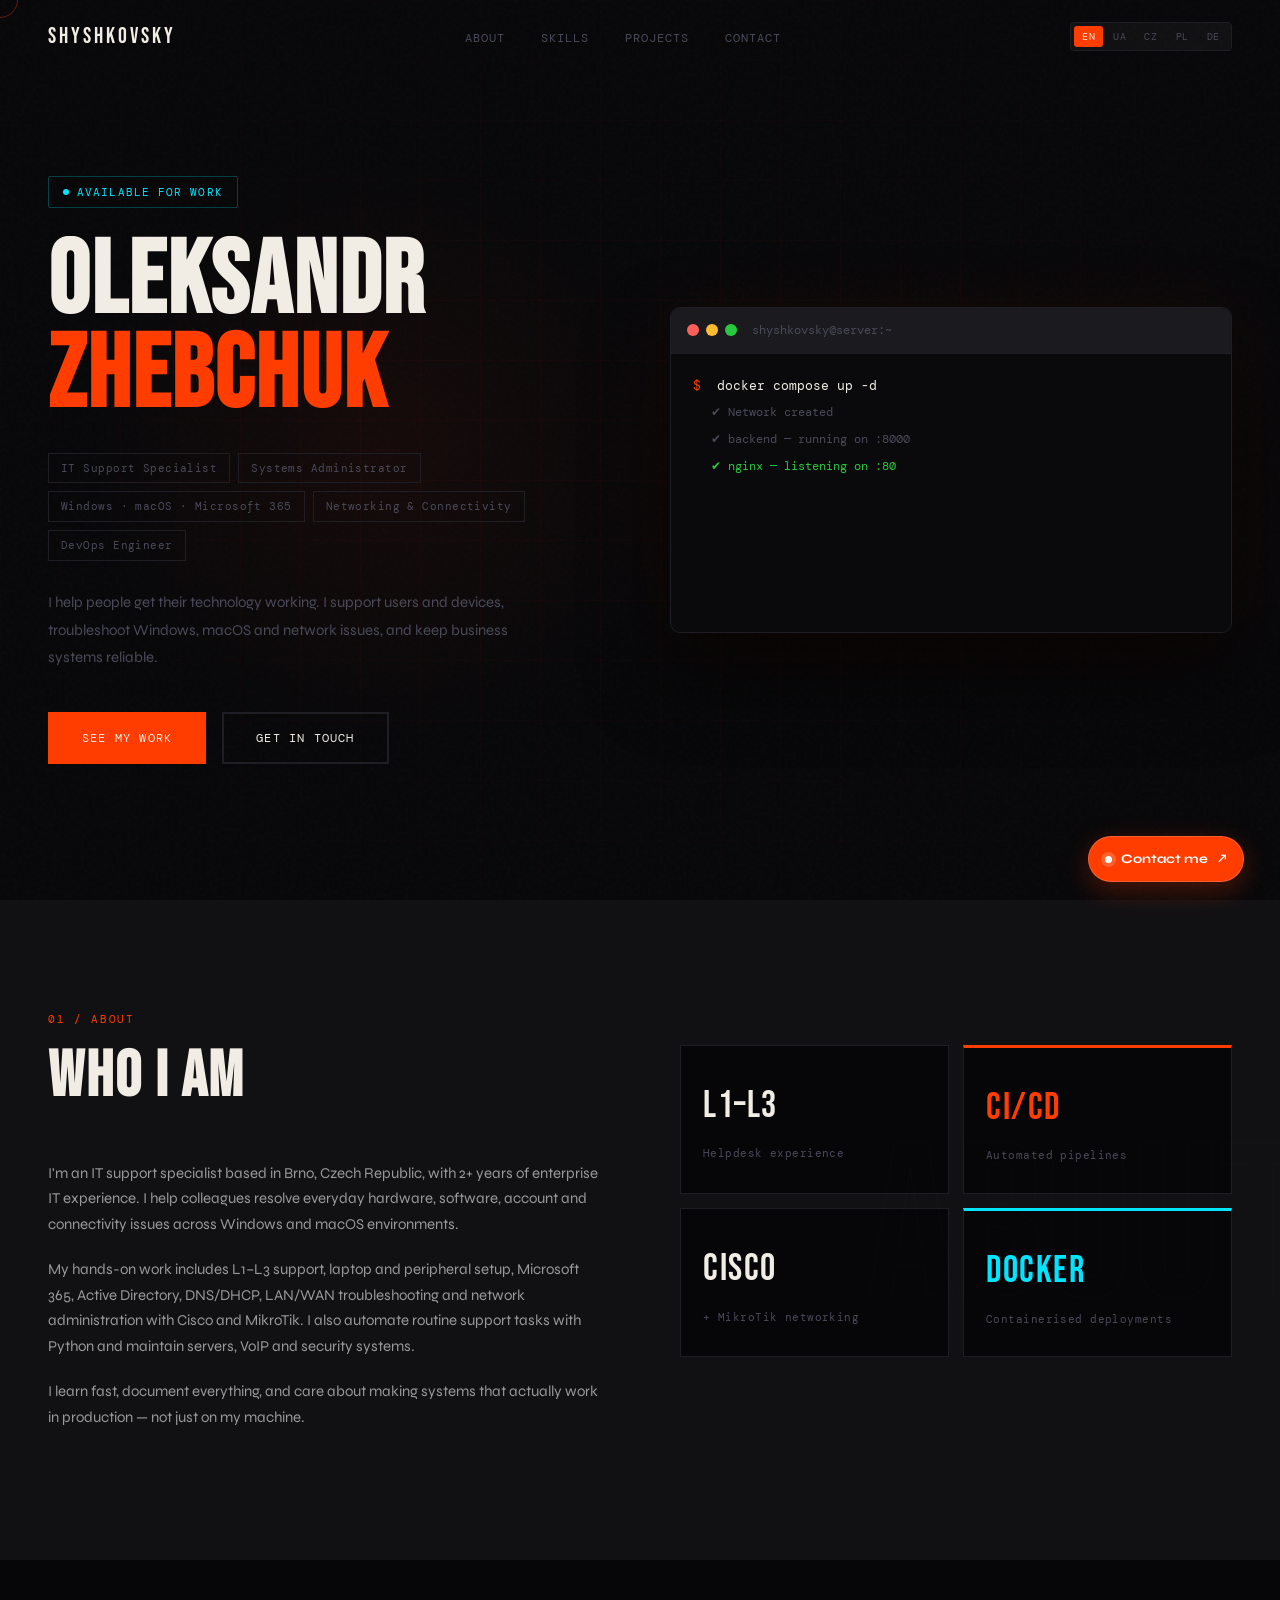
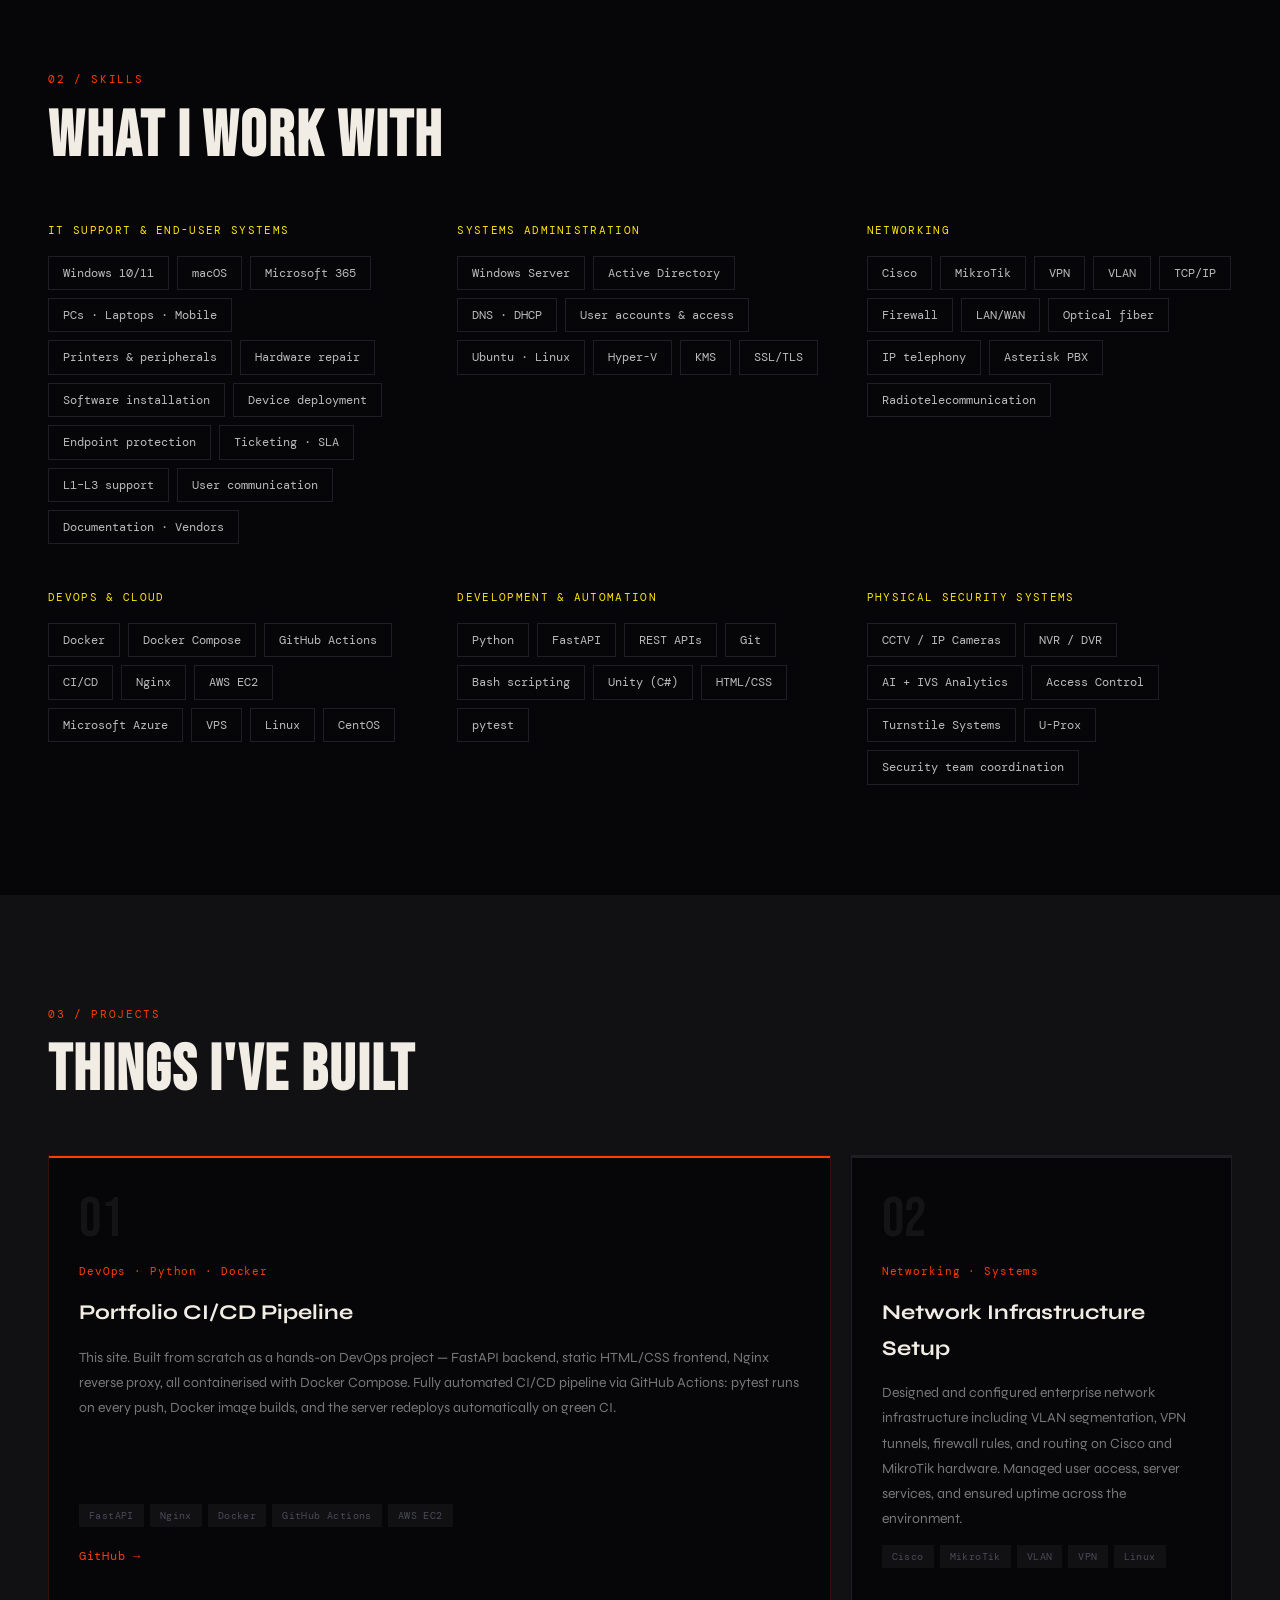
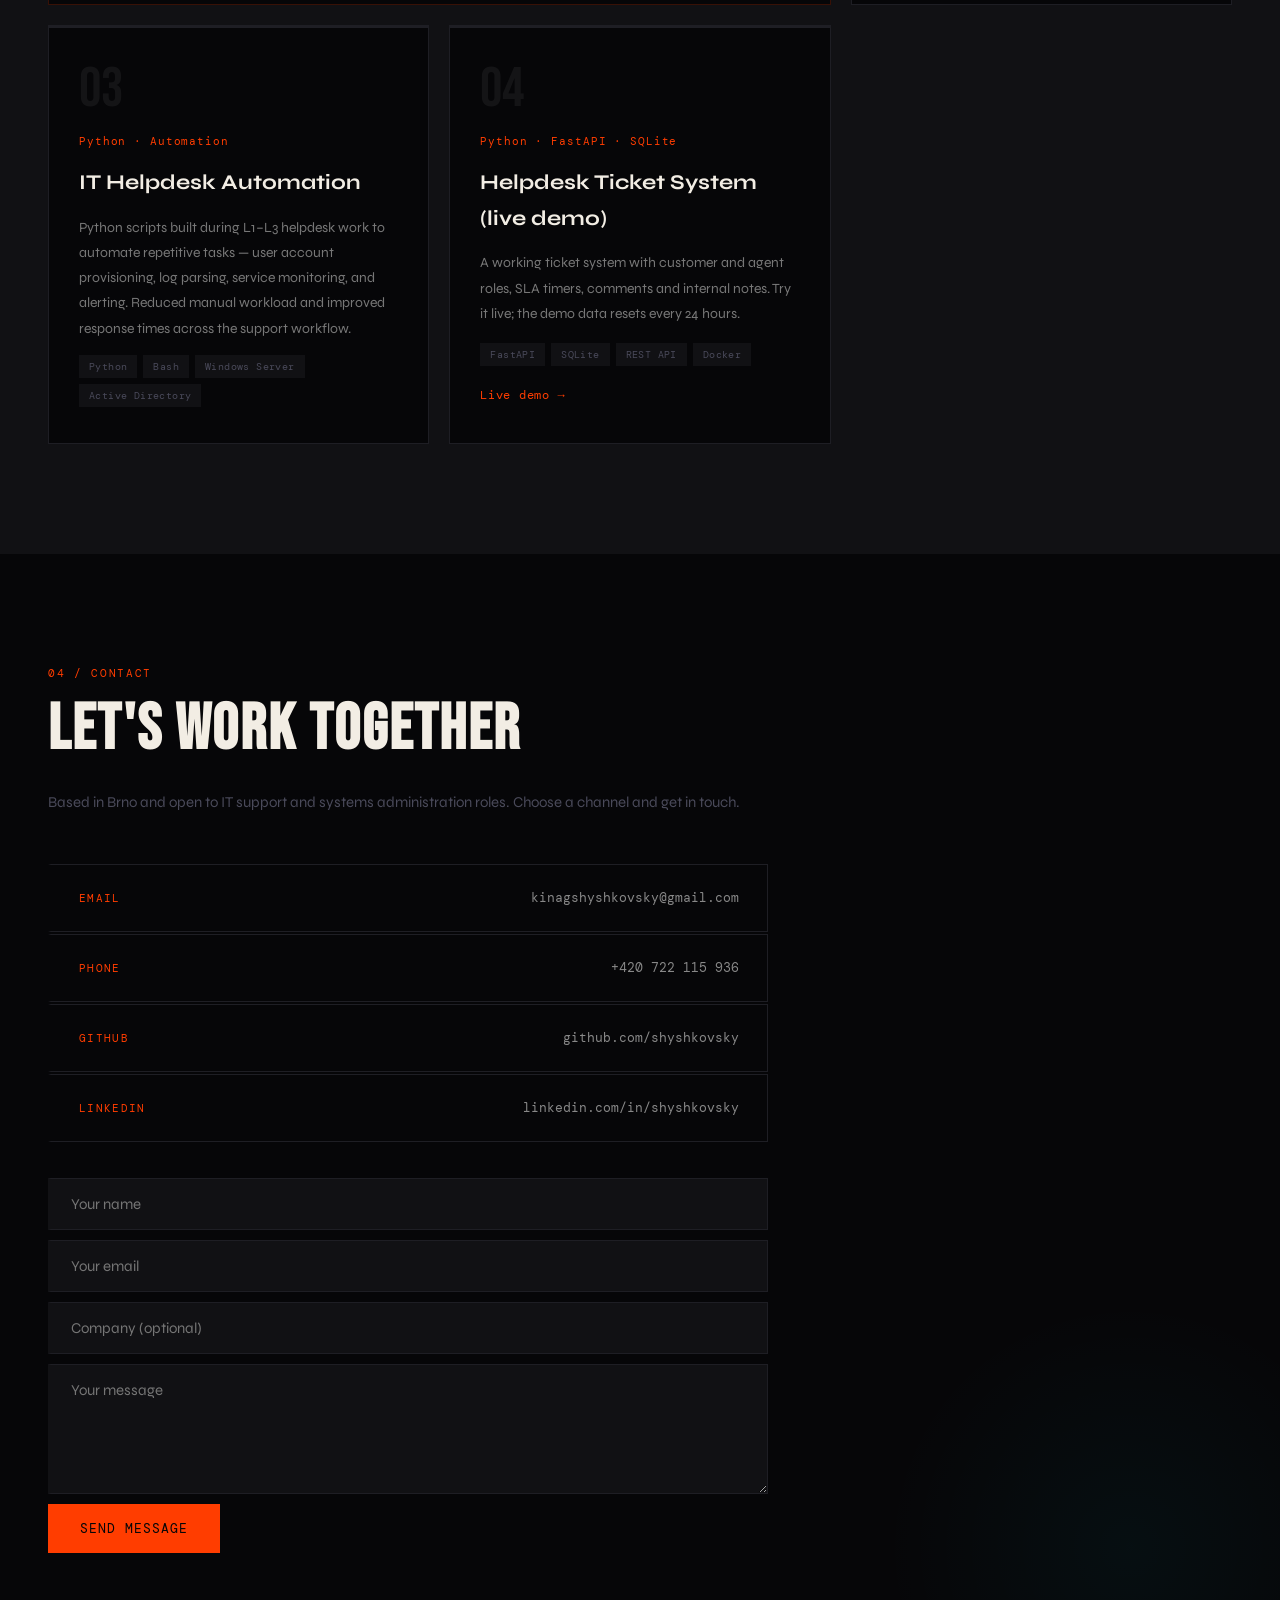
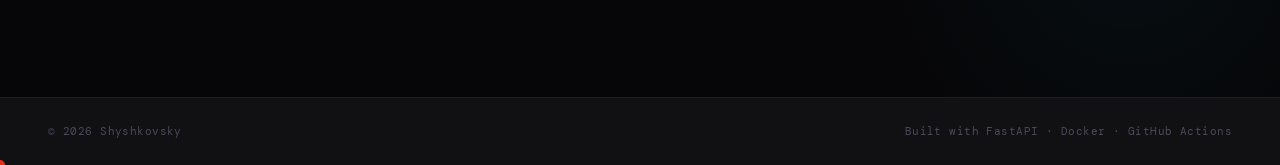
<file: frontend/index.html>
<!DOCTYPE html>
<html lang="en">
<head>
  <meta charset="UTF-8" />
  <meta name="viewport" content="width=device-width, initial-scale=1.0" />
  <title>Oleksandr Zhebchuk — IT Support & Systems Administration</title>
  <meta name="description" content="Oleksandr Zhebchuk is an IT Support Specialist in Czechia with enterprise L1–L3 support, Windows administration, hardware and network troubleshooting experience." />
  <meta name="theme-color" content="#060608" />
  <link rel="icon" href="data:image/svg+xml,<svg xmlns='http://www.w3.org/2000/svg' viewBox='0 0 100 100'><rect width='100' height='100' fill='%23060608'/><text x='50' y='73' font-size='64' font-family='Arial' font-weight='bold' fill='%23ff3d00' text-anchor='middle'>S</text></svg>">
	<!-- Google tag (gtag.js) -->
<script async src="https://www.googletagmanager.com/gtag/js?id=G-2QE5D7KJV2"></script>
<script>
  window.dataLayer = window.dataLayer || [];
  function gtag(){dataLayer.push(arguments);}
  gtag('js', new Date());

  gtag('config', 'G-2QE5D7KJV2');
</script>
  <link rel="preconnect" href="https://fonts.googleapis.com" />
  <link rel="preconnect" href="https://fonts.googleapis.com" />
  <link rel="preconnect" href="https://fonts.gstatic.com" crossorigin />
  <link href="https://fonts.googleapis.com/css2?family=Bebas+Neue&family=DM+Mono:wght@300;400;500&family=Syne:wght@400;500;600;700;800&display=swap" rel="stylesheet" />
  <link rel="stylesheet" href="style.css" />
</head>	
<body>

  <!-- NAV -->
  <nav class="nav" id="nav">
    <span class="nav-logo">Shyshkovsky</span>
    <ul class="nav-links">
      <li><a href="#about"   data-i18n="nav_about">About</a></li>
      <li><a href="#skills"  data-i18n="nav_skills">Skills</a></li>
      <li><a href="#projects" data-i18n="nav_projects">Projects</a></li>
      <li><a href="#contact" data-i18n="nav_contact">Contact</a></li>
    </ul>
    <div class="lang-switcher" id="langSwitcher">
      <button class="lang-btn active" data-lang="en">EN</button>
      <button class="lang-btn" data-lang="ua">UA</button>
      <button class="lang-btn" data-lang="cs">CZ</button>
      <button class="lang-btn" data-lang="pl">PL</button>
      <button class="lang-btn" data-lang="de">DE</button>
    </div>
    <button class="nav-burger" id="burger">☰</button>
  </nav>

  <!-- HERO -->
  <section class="hero" id="hero">
    <div class="hero-noise"></div>
    <div class="hero-grid-lines"></div>
    <div class="hero-content">
      <div class="hero-tag">
        <span class="pulse-dot"></span>
        <span data-i18n="hero_available">Available for work</span>
      </div>
      <h1 class="hero-name">
        <span class="line-reveal">Oleksandr</span>
        <span class="line-reveal delay-1"><em>Zhebchuk</em></span>
      </h1>
      <div class="hero-roles" id="heroRoles">
        <span class="role-pill" data-i18n="role_helpdesk">IT Support Specialist</span>
        <span class="role-pill" data-i18n="role_sysadmin">Systems Administrator</span>
        <span class="role-pill" data-i18n="role_python">Windows · macOS · Microsoft 365</span>
        <span class="role-pill" data-i18n="role_cyber">Networking & Connectivity</span>
        <span class="role-pill" data-i18n="role_devops">DevOps Engineer</span>
      </div>
      <p class="hero-desc" data-i18n="hero_desc">I help people get their technology working. I support users and devices, troubleshoot Windows, macOS and network issues, and keep business systems reliable.</p>
      <div class="hero-cta">
        <a href="#projects" class="btn-primary" data-i18n="hero_cta_work">See my work</a>
        <a href="#contact"  class="btn-ghost"   data-i18n="hero_cta_contact">Get in touch</a>
      </div>
    </div>
    <div class="hero-terminal" id="terminal">
      <div class="terminal-bar">
        <span class="t-dot red"></span><span class="t-dot yellow"></span><span class="t-dot green"></span>
        <span class="t-title">shyshkovsky@server:~</span>
      </div>
      <div class="terminal-body" id="termBody"></div>
    </div>
  </section>

  <!-- ABOUT -->
  <section class="about reveal-section" id="about">
    <div class="section-label">01 / <span data-i18n="nav_about">About</span></div>
    <div class="about-grid">
      <div class="about-left reveal-child">
        <h2 class="section-title" data-i18n="about_title">Who I am</h2>
        <p data-i18n="about_p1">I'm a systems-minded engineer based in Czech Republic with hands-on experience across the full IT stack — from plugging in network cables to writing Python automation scripts and deploying containerised applications.</p>
        <p data-i18n="about_p2">My background spans IT helpdesk (L1–L3), network administration with Cisco and MikroTik, VPN and VLAN configuration, server and user service management, and cybersecurity fundamentals. More recently I've been pushing into DevOps — building CI/CD pipelines, working with Docker, and getting comfortable with cloud infrastructure.</p>
        <p data-i18n="about_p3">I learn fast, document everything, and care about making systems that actually work in production — not just on my machine.</p>
      </div>
      <div class="about-right reveal-child delay-2">
        <div class="stat-card"><div class="stat-num">L1–L3</div><div class="stat-label" data-i18n="stat_helpdesk">Helpdesk experience</div></div>
        <div class="stat-card accent"><div class="stat-num">CI/CD</div><div class="stat-label" data-i18n="stat_cicd">Automated pipelines</div></div>
        <div class="stat-card"><div class="stat-num">Cisco</div><div class="stat-label" data-i18n="stat_cisco">+ MikroTik networking</div></div>
        <div class="stat-card accent2"><div class="stat-num">Docker</div><div class="stat-label" data-i18n="stat_docker">Containerised deployments</div></div>
      </div>
    </div>
  </section>

  <!-- SKILLS -->
  <section class="skills reveal-section" id="skills">
    <div class="section-label">02 / <span data-i18n="nav_skills">Skills</span></div>
    <h2 class="section-title reveal-child" data-i18n="skills_title">What I work with</h2>
    <div class="skills-grid">
      <div class="skill-group reveal-child">
        <div class="skill-group-title" data-i18n="skills_support">IT Support & End-User Systems</div>
        <div class="skill-tags">
          <span class="stag">Windows 10/11</span><span class="stag">macOS</span>
          <span class="stag">Microsoft 365</span><span class="stag">PCs · Laptops · Mobile</span>
          <span class="stag">Printers & peripherals</span><span class="stag">Hardware repair</span>
          <span class="stag">Software installation</span><span class="stag">Device deployment</span>
          <span class="stag">Endpoint protection</span><span class="stag">Ticketing · SLA</span>
          <span class="stag">L1–L3 support</span><span class="stag">User communication</span>
          <span class="stag">Documentation · Vendors</span>
        </div>
      </div>
      <div class="skill-group reveal-child delay-1">
        <div class="skill-group-title" data-i18n="skills_sys">Systems Administration</div>
        <div class="skill-tags">
          <span class="stag">Windows Server</span><span class="stag">Active Directory</span>
          <span class="stag">DNS · DHCP</span><span class="stag">User accounts & access</span>
          <span class="stag">Ubuntu · Linux</span><span class="stag">Hyper-V</span>
          <span class="stag">KMS</span><span class="stag">SSL/TLS</span>
        </div>
      </div>
      <div class="skill-group reveal-child delay-2">
        <div class="skill-group-title" data-i18n="skills_network">Networking</div>
        <div class="skill-tags">
          <span class="stag">Cisco</span><span class="stag">MikroTik</span>
          <span class="stag">VPN</span><span class="stag">VLAN</span>
          <span class="stag">TCP/IP</span><span class="stag">Firewall</span>
          <span class="stag">LAN/WAN</span><span class="stag">Optical fiber</span>
          <span class="stag">IP telephony</span><span class="stag">Asterisk PBX</span>
          <span class="stag">Radiotelecommunication</span>
        </div>
      </div>
      <div class="skill-group reveal-child delay-3">
        <div class="skill-group-title" data-i18n="skills_devops">DevOps & Cloud</div>
        <div class="skill-tags">
          <span class="stag">Docker</span><span class="stag">Docker Compose</span>
          <span class="stag">GitHub Actions</span><span class="stag">CI/CD</span>
          <span class="stag">Nginx</span><span class="stag">AWS EC2</span>
          <span class="stag">Microsoft Azure</span><span class="stag">VPS</span>
          <span class="stag">Linux</span><span class="stag">CentOS</span>
        </div>
      </div>
      <div class="skill-group reveal-child delay-1">
        <div class="skill-group-title" data-i18n="skills_dev">Development & Automation</div>
        <div class="skill-tags">
          <span class="stag">Python</span><span class="stag">FastAPI</span>
          <span class="stag">REST APIs</span><span class="stag">Git</span>
          <span class="stag">Bash scripting</span><span class="stag">Unity (C#)</span>
          <span class="stag">HTML/CSS</span><span class="stag">pytest</span>
        </div>
      </div>
      <div class="skill-group reveal-child delay-2">
        <div class="skill-group-title" data-i18n="skills_security">Physical Security Systems</div>
        <div class="skill-tags">
          <span class="stag">CCTV / IP Cameras</span><span class="stag">NVR / DVR</span>
          <span class="stag">AI + IVS Analytics</span><span class="stag">Access Control</span>
          <span class="stag">Turnstile Systems</span><span class="stag">U-Prox</span>
          <span class="stag">Security team coordination</span>
        </div>
      </div>
    </div>
  </section>

  <!-- PROJECTS -->
  <section class="projects reveal-section" id="projects">
    <div class="section-label">03 / <span data-i18n="nav_projects">Projects</span></div>
    <h2 class="section-title reveal-child" data-i18n="projects_title">Things I've built</h2>
    <div class="projects-grid">
      <div class="project-card featured reveal-child">
        <div class="project-num">01</div>
        <div class="project-tag" data-i18n="proj1_tag">DevOps · Python · Docker</div>
        <h3 data-i18n="proj1_title">Portfolio CI/CD Pipeline</h3>
        <p data-i18n="proj1_desc">This site. Built from scratch as a hands-on DevOps project — FastAPI backend, static HTML/CSS frontend, Nginx reverse proxy, all containerised with Docker Compose. Fully automated CI/CD pipeline via GitHub Actions: pytest runs on every push, Docker image builds, and the server redeploys automatically on green CI.</p>
        <div class="project-stack">
          <span>FastAPI</span><span>Nginx</span><span>Docker</span><span>GitHub Actions</span><span>AWS EC2</span>
        </div>
        <div class="project-links">
          <a href="https://github.com/shyshkovsky/devops" target="_blank" rel="noopener noreferrer" class="plink" data-i18n="proj_github">GitHub →</a>
        </div>
      </div>
      <div class="project-card reveal-child delay-1">
        <div class="project-num">02</div>
        <div class="project-tag" data-i18n="proj2_tag">Networking · Systems</div>
        <h3 data-i18n="proj2_title">Network Infrastructure Setup</h3>
        <p data-i18n="proj2_desc">Designed and configured enterprise network infrastructure including VLAN segmentation, VPN tunnels, firewall rules, and routing on Cisco and MikroTik hardware. Managed user access, server services, and ensured uptime across the environment.</p>
        <div class="project-stack">
          <span>Cisco</span><span>MikroTik</span><span>VLAN</span><span>VPN</span><span>Linux</span>
        </div>
      </div>
      <div class="project-card reveal-child delay-2">
        <div class="project-num">03</div>
        <div class="project-tag" data-i18n="proj3_tag">Python · Automation</div>
        <h3 data-i18n="proj3_title">IT Helpdesk Automation</h3>
        <p data-i18n="proj3_desc">Python scripts built during L1–L3 helpdesk work to automate repetitive tasks — user account provisioning, log parsing, service monitoring, and alerting. Reduced manual workload and improved response times across the support workflow.</p>
        <div class="project-stack">
          <span>Python</span><span>Bash</span><span>Windows Server</span><span>Active Directory</span>
        </div>
      </div>
      <div class="project-card reveal-child delay-3">
        <div class="project-num">04</div>
        <div class="project-tag" data-i18n="proj4_tag">Python · FastAPI · SQLite</div>
        <h3 data-i18n="proj4_title">Helpdesk Ticket System (live demo)</h3>
        <p data-i18n="proj4_desc">A working ticket system with customer and agent roles, SLA timers, comments and internal notes. Try it live; the demo data resets every 24 hours.</p>
        <div class="project-stack">
          <span>FastAPI</span><span>SQLite</span><span>REST API</span><span>Docker</span>
        </div>
        <div class="project-links">
          <a href="#" id="ticketDemoLink" target="_blank" rel="noopener noreferrer" class="plink" data-i18n="proj_demo">Live demo →</a>
        </div>
      </div>
    </div>
  </section>

  <!-- CONTACT -->
  <section class="contact reveal-section" id="contact">
    <div class="section-label">04 / <span data-i18n="nav_contact">Contact</span></div>
    <div class="contact-inner">
      <h2 class="section-title reveal-child" data-i18n="contact_title">Let's work together</h2>
      <p class="contact-sub reveal-child delay-1" data-i18n="contact_sub">Open to DevOps, sysadmin, or Python developer roles. Drop me a message.</p>
      <div class="contact-links reveal-child delay-2">
        <a href="mailto:kinagshyshkovsky@gmail.com" class="contact-item">
          <span class="ci-label">Email</span>
          <span class="ci-val">kinagshyshkovsky@gmail.com</span>
        </a>
        <a href="tel:+420722115936" class="contact-item">
          <span class="ci-label" data-i18n="contact_phone">Phone</span>
          <span class="ci-val">+420 722 115 936</span>
        </a>
        <a href="https://github.com/shyshkovsky" target="_blank" class="contact-item">
          <span class="ci-label">GitHub</span>
          <span class="ci-val">github.com/shyshkovsky</span>
        </a>
        <a href="https://www.linkedin.com/in/shyshkovsky/" target="_blank" rel="noopener noreferrer" class="contact-item">
          <span class="ci-label">LinkedIn</span>
          <span class="ci-val">linkedin.com/in/shyshkovsky</span>
        </a>
      </div>
      <form class="contact-form reveal-child delay-2" id="contactForm" novalidate>
        <input type="text" name="name" maxlength="100" required autocomplete="name">
        <input type="email" name="email" maxlength="254" required autocomplete="email">
        <input type="text" name="company" maxlength="120" autocomplete="organization">
        <textarea name="message" rows="5" minlength="5" maxlength="4000" required></textarea>
        <input type="text" name="website" class="hp" tabindex="-1" autocomplete="off" aria-hidden="true">
        <button type="submit" class="contact-submit"></button>
        <p class="contact-form-status" id="contactStatus" role="status" aria-live="polite"></p>
      </form>
    </div>
  </section>

  <div class="contact-widget" id="contactWidget">
    <div class="contact-popover" id="contactPopover" hidden>
      <p class="contact-popover-title" data-i18n="contact_choose">Choose a channel</p>
      <a class="contact-option" href="mailto:kinagshyshkovsky@gmail.com">
        <span class="contact-option-icon" aria-hidden="true">@</span>
        <span><strong>Email</strong><small>kinagshyshkovsky@gmail.com</small></span>
        <span class="contact-option-arrow" aria-hidden="true">↗</span>
      </a>
      <a class="contact-option" href="tel:+420722115936">
        <span class="contact-option-icon" aria-hidden="true">☎</span>
        <span><strong data-i18n="contact_phone">Phone</strong><small>+420 722 115 936</small></span>
        <span class="contact-option-arrow" aria-hidden="true">↗</span>
      </a>
      <a class="contact-option" href="https://www.linkedin.com/in/shyshkovsky/" target="_blank" rel="noopener noreferrer">
        <span class="contact-option-icon" aria-hidden="true">in</span>
        <span><strong>LinkedIn</strong><small>linkedin.com/in/shyshkovsky</small></span>
        <span class="contact-option-arrow" aria-hidden="true">↗</span>
      </a>
      <a class="contact-option" href="https://github.com/shyshkovsky" target="_blank" rel="noopener noreferrer">
        <span class="contact-option-icon" aria-hidden="true">&lt;/&gt;</span>
        <span><strong>GitHub</strong><small>github.com/shyshkovsky</small></span>
        <span class="contact-option-arrow" aria-hidden="true">↗</span>
      </a>
    </div>
    <button class="contact-fab" id="contactFab" type="button" aria-expanded="false" aria-controls="contactPopover">
      <span class="contact-fab-dot" aria-hidden="true"></span>
      <span data-i18n="contact_fab">Contact me</span>
      <span class="contact-fab-arrow" aria-hidden="true">↗</span>
    </button>
  </div>

  <footer class="footer">
    <span>© 2026 Shyshkovsky</span>
    <span data-i18n="footer_built">Built with FastAPI · Docker · GitHub Actions</span>
  </footer>

  <script src="main.js"></script>
  <script src="contact-form.js"></script>
</body>
</html>
</file>
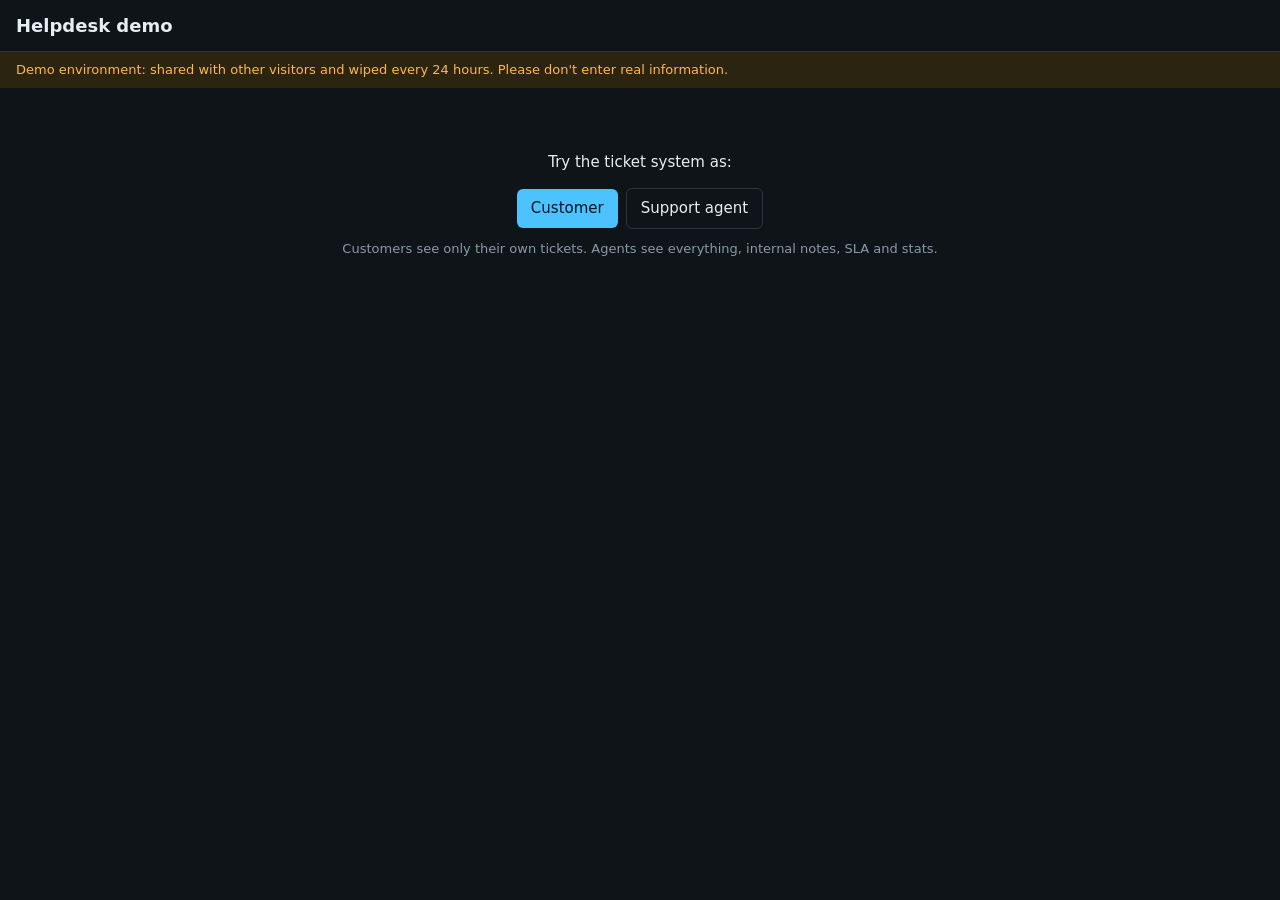
<file: ticket-demo/app/static/index.html>
<!doctype html>
<html lang="en">
<head>
<meta charset="utf-8">
<meta name="viewport" content="width=device-width,initial-scale=1">
<title>Helpdesk Demo</title>
<style>
  :root { --bg:#0f1419; --panel:#182028; --line:#2a3642; --text:#e6edf3; --muted:#8b98a5; --accent:#4cc2ff; --bad:#ff6b6b; --ok:#4cd98a; --warn:#ffb84c; }
  * { box-sizing:border-box; }
  body { margin:0; font:15px/1.5 system-ui,sans-serif; background:var(--bg); color:var(--text); }
  header { display:flex; align-items:center; gap:12px; padding:12px 16px; border-bottom:1px solid var(--line); }
  header h1 { font-size:18px; margin:0; flex:1; }
  .banner { background:#2a2410; color:var(--warn); padding:8px 16px; font-size:13px; }
  main { max-width:1100px; margin:0 auto; padding:16px; }
  button { background:var(--accent); color:#04141f; border:0; border-radius:6px; padding:8px 14px; font:inherit; cursor:pointer; }
  button.ghost { background:transparent; color:var(--text); border:1px solid var(--line); }
  input,textarea,select { width:100%; background:var(--panel); color:var(--text); border:1px solid var(--line); border-radius:6px; padding:8px; font:inherit; }
  textarea { min-height:80px; resize:vertical; }
  .grid { display:grid; grid-template-columns:1fr; gap:16px; }
  @media (min-width:860px) { .grid { grid-template-columns:1.1fr 1fr; } }
  .card { background:var(--panel); border:1px solid var(--line); border-radius:10px; padding:14px; }
  .row { display:flex; gap:8px; align-items:center; flex-wrap:wrap; }
  .ticket { padding:10px; border-bottom:1px solid var(--line); cursor:pointer; }
  .ticket:hover { background:#1d2731; }
  .ticket:last-child { border-bottom:0; }
  .tag { font-size:12px; padding:1px 8px; border-radius:99px; border:1px solid var(--line); color:var(--muted); }
  .tag.urgent,.tag.overdue { color:var(--bad); border-color:var(--bad); }
  .tag.high { color:var(--warn); border-color:var(--warn); }
  .tag.resolved,.tag.closed { color:var(--ok); border-color:var(--ok); }
  .muted { color:var(--muted); font-size:13px; }
  .comment { border-left:3px solid var(--line); padding:4px 10px; margin:8px 0; white-space:pre-wrap; }
  .comment.internal { border-color:var(--warn); background:#241f10; }
  .stats { display:flex; gap:10px; flex-wrap:wrap; margin-bottom:12px; }
  .stat { background:var(--panel); border:1px solid var(--line); border-radius:8px; padding:8px 14px; }
  .stat b { display:block; font-size:20px; }
  .center { text-align:center; padding:48px 0; }
  .space > * + * { margin-top:10px; }
  [hidden] { display:none !important; }
</style>
</head>
<body>
<header>
  <h1>Helpdesk demo</h1>
  <span id="who" class="muted"></span>
  <button id="logout" class="ghost" hidden>Log out</button>
</header>
<div class="banner">Demo environment: shared with other visitors and wiped every 24 hours. Please don't enter real information.</div>

<main id="login" class="center space">
  <p>Try the ticket system as:</p>
  <div class="row" style="justify-content:center">
    <button id="as-customer">Customer</button>
    <button id="as-agent" class="ghost">Support agent</button>
  </div>
  <p class="muted">Customers see only their own tickets. Agents see everything, internal notes, SLA and stats.</p>
</main>

<main id="app" hidden>
  <div id="stats" class="stats" hidden></div>
  <div class="grid">
    <section class="card">
      <div class="row" style="margin-bottom:8px">
        <strong style="flex:1">Tickets</strong>
        <select id="filter" style="width:auto">
          <option value="">All</option><option value="open">Open</option>
          <option value="in_progress">In progress</option><option value="resolved">Resolved</option>
          <option value="closed">Closed</option>
        </select>
      </div>
      <div id="list"></div>
      <hr style="border-color:var(--line)">
      <form id="new" class="space">
        <strong>New ticket</strong>
        <input id="n-title" placeholder="Title" maxlength="120" required>
        <textarea id="n-desc" placeholder="Describe the problem" maxlength="2000" required></textarea>
        <div class="row">
          <select id="n-prio" style="width:auto">
            <option value="low">Low</option><option value="normal" selected>Normal</option>
            <option value="high">High</option><option value="urgent">Urgent</option>
          </select>
          <button type="submit">Create</button>
        </div>
      </form>
    </section>
    <section class="card" id="detail"><p class="muted">Select a ticket.</p></section>
  </div>
  <p id="msg" class="muted" role="status"></p>
</main>

<script>
const $ = (id) => document.getElementById(id);
let token = null, me = null, current = null;

function el(tag, text, cls) {           // textContent only: user input is never parsed as HTML
  const n = document.createElement(tag);
  if (text !== undefined) n.textContent = text;
  if (cls) n.className = cls;
  return n;
}
const tag = (t, cls) => el('span', t.replace('_', ' '), 'tag ' + (cls || t));
const fmt = (s) => new Date(s).toLocaleString();

async function api(path, opts = {}) {
  const r = await fetch(path, {
    ...opts,
    headers: { 'Content-Type': 'application/json', ...(token ? { Authorization: 'Bearer ' + token } : {}) },
    body: opts.body ? JSON.stringify(opts.body) : undefined,
  });
  if (r.status === 401) { logout(); throw new Error('Session expired, please log in again'); }
  if (!r.ok) {
    let d = ''; try { d = (await r.json()).detail; } catch {}
    throw new Error(typeof d === 'string' && d ? d : 'Request failed (' + r.status + ')');
  }
  return r.json();
}
const say = (t) => { $('msg').textContent = t || ''; };

async function login(role) {
  try {
    const d = await api('/api/login', { method: 'POST', body: { role } });
    token = d.token; me = d;
    $('who').textContent = d.name + ' (' + d.role + ')';
    $('login').hidden = true; $('app').hidden = false; $('logout').hidden = false;
    await refresh();
  } catch (e) { alert(e.message); }
}
function logout() {
  token = me = current = null;
  $('login').hidden = false; $('app').hidden = true; $('logout').hidden = true;
  $('who').textContent = ''; $('detail').replaceChildren(el('p', 'Select a ticket.', 'muted'));
}

async function refresh() {
  try {
    const q = $('filter').value ? '?status=' + $('filter').value : '';
    const tickets = await api('/api/tickets' + q);
    const list = $('list'); list.replaceChildren();
    if (!tickets.length) list.append(el('p', 'No tickets.', 'muted'));
    for (const t of tickets) {
      const row = el('div', undefined, 'ticket');
      const top = el('div', undefined, 'row');
      top.append(el('strong', '#' + t.id + ' ' + t.title), tag(t.status), tag(t.priority));
      if (t.overdue) top.append(tag('overdue'));
      row.append(top, el('div', t.created_by_name + ' · ' + fmt(t.created_at), 'muted'));
      row.onclick = () => openTicket(t.id);
      list.append(row);
    }
    if (me.role === 'agent') {
      const s = await api('/api/stats');
      const box = $('stats'); box.hidden = false; box.replaceChildren();
      const add = (label, n) => { const d = el('div', undefined, 'stat'); d.append(el('b', String(n)), el('span', label, 'muted')); box.append(d); };
      for (const [k, v] of Object.entries(s.by_status)) add(k.replace('_', ' '), v);
      add('overdue (SLA)', s.overdue);
    }
  } catch (e) { say(e.message); }
}

async function openTicket(id) {
  try {
    const t = await api('/api/tickets/' + id); current = id;
    const box = $('detail'); box.replaceChildren();
    const head = el('div', undefined, 'row');
    head.append(el('strong', '#' + t.id + ' ' + t.title), tag(t.status), tag(t.priority));
    if (t.overdue) head.append(tag('overdue'));
    box.append(head,
      el('p', t.description, 'comment'),
      el('div', 'By ' + t.created_by_name + ' · due ' + fmt(t.due_at) + ' · assignee: ' + (t.assignee || 'unassigned'), 'muted'));

    if (me.role === 'agent') {
      const ctl = el('div', undefined, 'row'); ctl.style.margin = '10px 0';
      const st = el('select'); for (const s of ['open', 'in_progress', 'resolved', 'closed']) { const o = el('option', s.replace('_', ' ')); o.value = s; st.append(o); } st.value = t.status;
      const pr = el('select'); for (const p of ['low', 'normal', 'high', 'urgent']) { const o = el('option', p); o.value = p; pr.append(o); } pr.value = t.priority;
      const take = el('button', 'Assign to me', 'ghost');
      st.style.width = pr.style.width = 'auto';
      const patch = (b) => api('/api/tickets/' + id, { method: 'PATCH', body: b }).then(() => { refresh(); openTicket(id); }).catch((e) => say(e.message));
      st.onchange = () => patch({ status: st.value });
      pr.onchange = () => patch({ priority: pr.value });
      take.onclick = () => patch({ assign_to_me: true });
      ctl.append(st, pr, take); box.append(ctl);
    }

    box.append(el('strong', 'Comments'));
    if (!t.comments.length) box.append(el('p', 'No comments yet.', 'muted'));
    for (const c of t.comments) {
      const d = el('div', undefined, 'comment' + (c.internal ? ' internal' : ''));
      d.append(el('div', c.author + (c.internal ? ' (internal note)' : '') + ' · ' + fmt(c.created_at), 'muted'), el('div', c.body));
      box.append(d);
    }
    const f = el('form', undefined, 'space');
    const ta = el('textarea'); ta.placeholder = 'Write a reply'; ta.maxLength = 2000; ta.required = true;
    const row = el('div', undefined, 'row'); const send = el('button', 'Send'); send.type = 'submit';
    let internal = null;
    row.append(send);
    if (me.role === 'agent') { internal = el('input'); internal.type = 'checkbox'; internal.style.width = 'auto'; const lb = el('label', 'Internal note', 'muted'); row.append(internal, lb); }
    f.append(ta, row);
    f.onsubmit = async (e) => {
      e.preventDefault();
      try { await api('/api/tickets/' + id + '/comments', { method: 'POST', body: { body: ta.value, internal: !!(internal && internal.checked) } }); openTicket(id); }
      catch (err) { say(err.message); }
    };
    box.append(f);
  } catch (e) { say(e.message); }
}

$('as-customer').onclick = () => login('customer');
$('as-agent').onclick = () => login('agent');
$('logout').onclick = logout;
$('filter').onchange = refresh;
$('new').onsubmit = async (e) => {
  e.preventDefault();
  try {
    await api('/api/tickets', { method: 'POST', body: { title: $('n-title').value, description: $('n-desc').value, priority: $('n-prio').value } });
    e.target.reset(); say('Ticket created.'); refresh();
  } catch (err) { say(err.message); }
};
</script>
</body>
</html>
</file>
<file: frontend/style.css>
/* ── Reset & Base ─────────────────────────────── */
*, *::before, *::after { box-sizing: border-box; margin: 0; padding: 0; }

:root {
  --black:   #060608;
  --white:   #f2ede4;
  --accent:  #ff3d00;
  --accent2: #00e5ff;
  --accent3: #ffe500;
  --gray:    #111114;
  --gray2:   #1e1e24;
  --gray3:   #4a4a5a;
  --font-display: 'Bebas Neue', sans-serif;
  --font-body:    'Syne', sans-serif;
  --font-mono:    'DM Mono', monospace;
  --ease-out-expo: cubic-bezier(0.16, 1, 0.3, 1);
  --ease-spring:   cubic-bezier(0.34, 1.56, 0.64, 1);
}

html { scroll-behavior: smooth; }

body {
  background: var(--black);
  color: var(--white);
  font-family: var(--font-body);
  font-size: 16px;
  line-height: 1.7;
  overflow-x: hidden;
  cursor: none;
}

a { color: inherit; text-decoration: none; }

/* ── Custom Cursor ────────────────────────────── */
.cursor {
  position: fixed;
  width: 10px; height: 10px;
  background: var(--accent);
  border-radius: 50%;
  pointer-events: none;
  z-index: 9999;
  transform: translate(-50%, -50%);
  transition: transform .1s, width .3s var(--ease-spring), height .3s var(--ease-spring), background .2s;
  mix-blend-mode: difference;
}

.cursor-ring {
  position: fixed;
  width: 36px; height: 36px;
  border: 1px solid rgba(255,61,0,0.4);
  border-radius: 50%;
  pointer-events: none;
  z-index: 9998;
  transform: translate(-50%, -50%);
  transition: transform .18s var(--ease-out-expo), width .3s var(--ease-spring), height .3s var(--ease-spring);
}

body:has(a:hover) .cursor,
body:has(button:hover) .cursor { width: 20px; height: 20px; }
body:has(a:hover) .cursor-ring,
body:has(button:hover) .cursor-ring { width: 56px; height: 56px; border-color: rgba(255,61,0,0.2); }

/* ── Nav ──────────────────────────────────────── */
.nav {
  position: fixed;
  top: 0; left: 0; right: 0;
  z-index: 100;
  display: flex;
  align-items: center;
  justify-content: space-between;
  padding: 18px 48px;
  background: rgba(6,6,8,0);
  backdrop-filter: blur(0px);
  border-bottom: 1px solid transparent;
  transition: background .4s, backdrop-filter .4s, border-color .4s;
}

.nav.scrolled {
  background: rgba(6,6,8,0.9);
  backdrop-filter: blur(20px);
  border-color: rgba(255,255,255,0.05);
}

.nav-logo {
  font-family: var(--font-display);
  font-size: 22px;
  letter-spacing: 3px;
  color: var(--white);
  position: relative;
}

.nav-logo::after {
  content: '';
  position: absolute;
  bottom: -2px; left: 0;
  width: 0; height: 1px;
  background: var(--accent);
  transition: width .3s var(--ease-out-expo);
}

.nav-logo:hover::after { width: 100%; }

.nav-links {
  list-style: none;
  display: flex;
  gap: 36px;
}

.nav-links a {
  font-family: var(--font-mono);
  font-size: 12px;
  color: var(--gray3);
  letter-spacing: .08em;
  text-transform: uppercase;
  position: relative;
  transition: color .2s;
}

.nav-links a::after {
  content: '';
  position: absolute;
  bottom: -3px; left: 0;
  width: 0; height: 1px;
  background: var(--accent);
  transition: width .25s var(--ease-out-expo);
}

.nav-links a:hover { color: var(--white); }
.nav-links a:hover::after,
.nav-links a.active::after { width: 100%; }
.nav-links a.active { color: var(--white); }

/* Language switcher */
.lang-switcher {
  display: flex;
  gap: 2px;
  background: rgba(255,255,255,0.04);
  padding: 3px;
  border-radius: 4px;
  border: 1px solid var(--gray2);
}

.lang-btn {
  background: transparent;
  border: none;
  font-family: var(--font-mono);
  font-size: 10px;
  color: var(--gray3);
  padding: 4px 8px;
  border-radius: 3px;
  cursor: pointer;
  letter-spacing: .06em;
  transition: background .2s, color .2s;
}

.lang-btn.active {
  background: var(--accent);
  color: var(--white);
}

.lang-btn:hover:not(.active) {
  color: var(--white);
  background: rgba(255,255,255,0.06);
}

.nav-burger {
  display: none;
  background: none;
  border: 1px solid var(--gray2);
  color: var(--white);
  font-size: 16px;
  padding: 4px 10px;
  cursor: pointer;
  border-radius: 3px;
}

/* ── Hero ─────────────────────────────────────── */
.hero {
  min-height: 100vh;
  display: grid;
  grid-template-columns: 1fr 1fr;
  align-items: center;
  gap: 60px;
  padding: 120px 48px 80px;
  position: relative;
  overflow: hidden;
}

/* Noise texture overlay */
.hero-noise {
  position: absolute;
  inset: 0;
  background-image: url("data:image/svg+xml,%3Csvg viewBox='0 0 256 256' xmlns='http://www.w3.org/2000/svg'%3E%3Cfilter id='noise'%3E%3CfeTurbulence type='fractalNoise' baseFrequency='0.9' numOctaves='4' stitchTiles='stitch'/%3E%3C/filter%3E%3Crect width='100%25' height='100%25' filter='url(%23noise)' opacity='0.04'/%3E%3C/svg%3E");
  pointer-events: none;
  opacity: .6;
}

/* Grid lines */
.hero-grid-lines {
  position: absolute;
  inset: 0;
  background-image:
    linear-gradient(rgba(255,61,0,0.03) 1px, transparent 1px),
    linear-gradient(90deg, rgba(255,61,0,0.03) 1px, transparent 1px);
  background-size: 60px 60px;
  pointer-events: none;
  mask-image: radial-gradient(ellipse 80% 80% at 50% 50%, black 30%, transparent 100%);
}

/* Animated glow */
.hero::before {
  content: '';
  position: absolute;
  width: 600px; height: 600px;
  background: radial-gradient(circle, rgba(255,61,0,0.06) 0%, transparent 70%);
  top: 50%; left: 30%;
  transform: translate(-50%, -50%);
  animation: glow-pulse 6s ease-in-out infinite;
  pointer-events: none;
}

@keyframes glow-pulse {
  0%, 100% { transform: translate(-50%, -50%) scale(1); opacity: .6; }
  50%       { transform: translate(-50%, -50%) scale(1.2); opacity: 1; }
}

.hero-content { position: relative; z-index: 1; }

.hero-tag {
  display: inline-flex;
  align-items: center;
  gap: 8px;
  font-family: var(--font-mono);
  font-size: 11px;
  color: var(--accent2);
  border: 1px solid rgba(0,229,255,0.25);
  padding: 6px 14px;
  border-radius: 2px;
  margin-bottom: 28px;
  letter-spacing: .1em;
  text-transform: uppercase;
  opacity: 0;
  animation: fade-up .6s var(--ease-out-expo) .2s forwards;
}

.pulse-dot {
  width: 6px; height: 6px;
  background: var(--accent2);
  border-radius: 50%;
  animation: pulse 2s ease-in-out infinite;
}

@keyframes pulse {
  0%, 100% { opacity: 1; box-shadow: 0 0 0 0 rgba(0,229,255,0.4); }
  50%       { opacity: .6; box-shadow: 0 0 0 6px rgba(0,229,255,0); }
}

.hero-name {
  font-family: var(--font-display);
  font-size: clamp(64px, 8vw, 120px);
  line-height: .92;
  letter-spacing: .02em;
  margin-bottom: 28px;
  overflow: hidden;
}

.line-reveal {
  display: block;
  opacity: 0;
  transform: translateY(100%);
  animation: line-in .8s var(--ease-out-expo) forwards;
}

.line-reveal.delay-1 { animation-delay: .15s; }

@keyframes line-in {
  to { opacity: 1; transform: translateY(0); }
}

.hero-name em {
  font-style: normal;
  color: var(--accent);
  display: block;
}

.hero-roles {
  display: flex;
  flex-wrap: wrap;
  gap: 8px;
  margin-bottom: 28px;
  opacity: 0;
  animation: fade-up .6s var(--ease-out-expo) .4s forwards;
}

.role-pill {
  font-family: var(--font-mono);
  font-size: 11px;
  padding: 5px 12px;
  border: 1px solid var(--gray2);
  color: var(--gray3);
  letter-spacing: .04em;
  transition: all .25s var(--ease-spring);
}

.role-pill:hover {
  border-color: var(--accent);
  color: var(--accent);
  transform: translateY(-3px);
}

.hero-desc {
  font-size: 15px;
  color: var(--gray3);
  max-width: 480px;
  margin-bottom: 40px;
  line-height: 1.85;
  opacity: 0;
  animation: fade-up .6s var(--ease-out-expo) .5s forwards;
}

.hero-cta {
  display: flex;
  gap: 16px;
  flex-wrap: wrap;
  opacity: 0;
  animation: fade-up .6s var(--ease-out-expo) .6s forwards;
}

@keyframes fade-up {
  from { opacity: 0; transform: translateY(20px); }
  to   { opacity: 1; transform: translateY(0); }
}

.btn-primary {
  background: var(--accent);
  color: var(--white);
  font-family: var(--font-mono);
  font-size: 12px;
  padding: 14px 32px;
  letter-spacing: .1em;
  text-transform: uppercase;
  border: 2px solid var(--accent);
  position: relative;
  overflow: hidden;
  transition: color .3s;
}

.btn-primary::before {
  content: '';
  position: absolute;
  inset: 0;
  background: var(--white);
  transform: translateX(-101%);
  transition: transform .3s var(--ease-out-expo);
}

.btn-primary:hover { color: var(--accent); }
.btn-primary:hover::before { transform: translateX(0); }

.btn-ghost {
  background: transparent;
  color: var(--white);
  font-family: var(--font-mono);
  font-size: 12px;
  padding: 14px 32px;
  letter-spacing: .1em;
  text-transform: uppercase;
  border: 2px solid var(--gray2);
  transition: border-color .25s, transform .25s var(--ease-spring);
}

.btn-ghost:hover {
  border-color: var(--white);
  transform: translateY(-3px);
}

/* Terminal */
.hero-terminal {
  background: #0a0a0c;
  border: 1px solid var(--gray2);
  border-radius: 10px;
  overflow: hidden;
  font-family: var(--font-mono);
  font-size: 13px;
  box-shadow: 0 0 80px rgba(255,61,0,0.06), 0 40px 80px rgba(0,0,0,0.7);
  position: relative;
  z-index: 1;
  opacity: 0;
  transform: translateY(40px) rotateX(8deg);
  animation: terminal-in 1s var(--ease-out-expo) .4s forwards;
  transform-origin: top center;
}

@keyframes terminal-in {
  to { opacity: 1; transform: translateY(0) rotateX(0); }
}

.terminal-bar {
  background: #1a1a1f;
  padding: 12px 16px;
  display: flex;
  align-items: center;
  gap: 7px;
  border-bottom: 1px solid var(--gray2);
}

.t-dot { width: 12px; height: 12px; border-radius: 50%; }
.t-dot.red    { background: #ff5f56; }
.t-dot.yellow { background: #ffbd2e; }
.t-dot.green  { background: #27c93f; }
.t-title { margin-left: 8px; color: var(--gray3); font-size: 12px; }

.terminal-body {
  padding: 20px 22px;
  min-height: 220px;
  display: flex;
  flex-direction: column;
  gap: 2px;
  line-height: 1.9;
}

.t-line { opacity: 0; transform: translateX(-6px); transition: opacity .3s, transform .3s var(--ease-out-expo); }
.t-line.visible { opacity: 1; transform: translateX(0); }
.t-prompt { color: var(--accent); margin-right: 8px; }
.t-out { color: var(--gray3); padding-left: 18px; font-size: 12px; }
.t-success { color: #27c93f; }
.t-info { color: var(--accent2); }
.t-cursor { display: inline-block; width: 8px; height: 14px; background: var(--accent); animation: blink 1s step-end infinite; vertical-align: middle; margin-left: 4px; }
@keyframes blink { 0%,100%{opacity:1} 50%{opacity:0} }

/* ── Section shared ───────────────────────────── */
section { padding: 110px 48px; }

.section-label {
  font-family: var(--font-mono);
  font-size: 11px;
  letter-spacing: .15em;
  color: var(--accent);
  text-transform: uppercase;
  margin-bottom: 16px;
}

.section-title {
  font-family: var(--font-display);
  font-size: clamp(44px, 5vw, 76px);
  letter-spacing: .03em;
  line-height: 1;
  margin-bottom: 52px;
}

/* ── Scroll reveal ────────────────────────────── */
.reveal-child {
  opacity: 0;
  transform: translateY(40px);
  transition: opacity .7s var(--ease-out-expo), transform .7s var(--ease-out-expo);
}

.reveal-child.visible { opacity: 1; transform: translateY(0); }
.reveal-child.delay-1 { transition-delay: .1s; }
.reveal-child.delay-2 { transition-delay: .2s; }
.reveal-child.delay-3 { transition-delay: .3s; }

/* ── About ────────────────────────────────────── */
.about { background: var(--gray); position: relative; overflow: hidden; }

.about::after {
  content: 'ABOUT';
  position: absolute;
  right: -20px; top: 50%;
  transform: translateY(-50%);
  font-family: var(--font-display);
  font-size: 220px;
  color: transparent;
  -webkit-text-stroke: 1px rgba(255,255,255,0.02);
  pointer-events: none;
  white-space: nowrap;
}

.about-grid {
  display: grid;
  grid-template-columns: 1fr 1fr;
  gap: 80px;
  align-items: start;
}

.about-left p { color: #999; margin-bottom: 20px; font-size: 15px; }

.about-right {
  display: grid;
  grid-template-columns: 1fr 1fr;
  gap: 14px;
}

.stat-card {
  background: var(--black);
  border: 1px solid var(--gray2);
  padding: 28px 22px;
  transition: border-color .25s, transform .25s var(--ease-spring);
}

.stat-card:hover { transform: translateY(-5px); border-color: var(--gray3); }
.stat-card.accent  { border-top: 3px solid var(--accent); }
.stat-card.accent2 { border-top: 3px solid var(--accent2); }

.stat-num {
  font-family: var(--font-display);
  font-size: 38px;
  letter-spacing: .04em;
  margin-bottom: 6px;
}

.stat-card.accent  .stat-num { color: var(--accent); }
.stat-card.accent2 .stat-num { color: var(--accent2); }

.stat-label {
  font-family: var(--font-mono);
  font-size: 11px;
  color: var(--gray3);
  letter-spacing: .04em;
}

/* ── Skills ───────────────────────────────────── */
.skills { background: var(--black); }

.skills-grid {
  display: grid;
  grid-template-columns: repeat(2, 1fr);
  gap: 44px;
}

@media (min-width: 1200px) {
  .skills-grid {
    grid-template-columns: repeat(3, 1fr);
  }
}

.skill-group-title {
  font-family: var(--font-mono);
  font-size: 11px;
  letter-spacing: .12em;
  color: var(--accent3);
  text-transform: uppercase;
  margin-bottom: 16px;
}

.skill-tags { display: flex; flex-wrap: wrap; gap: 8px; }

.stag {
  font-family: var(--font-mono);
  font-size: 12px;
  padding: 6px 14px;
  border: 1px solid var(--gray2);
  color: #bbb;
  transition: all .25s var(--ease-spring);
  cursor: default;
}

.stag:hover {
  background: var(--accent);
  border-color: var(--accent);
  color: var(--white);
  transform: translateY(-3px) scale(1.02);
}

/* ── Projects ─────────────────────────────────── */
.projects { background: var(--gray); }

.projects-grid {
  display: grid;
  grid-template-columns: repeat(3, 1fr);
  gap: 20px;
}

.project-card {
  background: var(--black);
  border: 1px solid var(--gray2);
  padding: 36px 30px;
  display: flex;
  flex-direction: column;
  gap: 14px;
  position: relative;
  overflow: hidden;
  transition: transform .3s var(--ease-spring), border-color .25s;
}

.project-card::before {
  content: '';
  position: absolute;
  top: 0; left: 0; right: 0;
  height: 2px;
  background: var(--gray2);
  transition: background .25s;
}

.project-card::after {
  content: '';
  position: absolute;
  inset: 0;
  background: radial-gradient(circle at 50% 0%, rgba(255,61,0,0.04), transparent 60%);
  opacity: 0;
  transition: opacity .3s;
}

.project-card:hover { transform: translateY(-8px); }
.project-card:hover::before { background: var(--accent); }
.project-card:hover::after  { opacity: 1; }
.project-card.featured::before { background: var(--accent); }
.project-card.featured { grid-column: span 2; border-color: rgba(255,61,0,0.2); }

.project-num {
  font-family: var(--font-display);
  font-size: 56px;
  color: rgba(255,255,255,0.06);
  line-height: 1;
  transition: color .25s;
}

.project-card:hover .project-num { color: rgba(255,61,0,0.15); }

.project-tag {
  font-family: var(--font-mono);
  font-size: 11px;
  color: var(--accent);
  letter-spacing: .08em;
}

.project-card h3 {
  font-size: 21px;
  font-weight: 700;
  color: var(--white);
}

.project-card p { font-size: 14px; color: #777; line-height: 1.8; flex: 1; }

.project-stack { display: flex; flex-wrap: wrap; gap: 6px; }

.project-stack span {
  font-family: var(--font-mono);
  font-size: 10px;
  padding: 3px 10px;
  background: var(--gray);
  color: var(--gray3);
  letter-spacing: .04em;
}

.plink {
  font-family: var(--font-mono);
  font-size: 12px;
  color: var(--accent);
  letter-spacing: .06em;
  transition: letter-spacing .25s var(--ease-out-expo);
}

.plink:hover { letter-spacing: .14em; }

/* ── Contact ──────────────────────────────────── */
.contact { background: var(--black); position: relative; overflow: hidden; }

.contact::before {
  content: '';
  position: absolute;
  width: 500px; height: 500px;
  background: radial-gradient(circle, rgba(0,229,255,0.04) 0%, transparent 70%);
  bottom: -100px; right: -100px;
  pointer-events: none;
}

.contact-inner { max-width: 720px; }
.contact-sub { font-size: 15px; color: var(--gray3); margin-bottom: 48px; margin-top: -24px; }

.contact-links { display: flex; flex-direction: column; gap: 2px; }

.contact-item {
  display: flex;
  align-items: center;
  justify-content: space-between;
  padding: 22px 28px;
  border: 1px solid var(--gray2);
  transition: background .2s, transform .25s var(--ease-spring), border-left-color .2s;
  border-left: 3px solid transparent;
}

.contact-item:hover {
  background: var(--gray);
  border-left-color: var(--accent);
  transform: translateX(10px);
}

.ci-label {
  font-family: var(--font-mono);
  font-size: 11px;
  color: var(--accent);
  letter-spacing: .12em;
  text-transform: uppercase;
  width: 80px;
}

.ci-val {
  font-family: var(--font-mono);
  font-size: 13px;
  color: #888;
  transition: color .2s;
}

.contact-item:hover .ci-val { color: var(--white); }

/* ── Always-available contact shortcut ────────── */
.contact-widget {
  position: fixed;
  right: clamp(16px, 3vw, 36px);
  bottom: calc(18px + env(safe-area-inset-bottom, 0px));
  z-index: 200;
  display: flex;
  flex-direction: column;
  align-items: flex-end;
  gap: 12px;
}

.contact-popover[hidden] { display: none; }

.contact-popover {
  width: min(318px, calc(100vw - 32px));
  padding: 12px;
  background: rgba(17,17,20,.96);
  border: 1px solid rgba(255,255,255,.1);
  border-radius: 14px;
  box-shadow: 0 18px 56px rgba(0,0,0,.48), 0 0 32px rgba(255,61,0,.08);
  backdrop-filter: blur(18px);
  animation: contact-pop-in .18s var(--ease-out-expo) both;
}

@keyframes contact-pop-in {
  from { opacity: 0; transform: translateY(8px) scale(.98); }
  to { opacity: 1; transform: translateY(0) scale(1); }
}

.contact-popover-title {
  margin: 3px 8px 9px;
  color: var(--gray3);
  font-family: var(--font-mono);
  font-size: 10px;
  letter-spacing: .12em;
  text-transform: uppercase;
}

.contact-option {
  display: grid;
  grid-template-columns: 34px minmax(0,1fr) 18px;
  align-items: center;
  gap: 10px;
  padding: 10px 8px;
  border-radius: 9px;
  transition: background .2s, transform .2s;
}

.contact-option:hover,
.contact-option:focus-visible {
  background: rgba(255,255,255,.055);
  transform: translateX(2px);
}

.contact-option-icon {
  display: grid;
  place-items: center;
  width: 32px;
  height: 32px;
  border: 1px solid rgba(255,61,0,.28);
  border-radius: 9px;
  color: var(--accent);
  font-family: var(--font-mono);
  font-size: 13px;
  font-weight: 500;
}

.contact-option strong,
.contact-option small { display: block; }
.contact-option strong { font-size: 13px; font-weight: 600; }
.contact-option small {
  overflow: hidden;
  color: #85858e;
  font-family: var(--font-mono);
  font-size: 10px;
  text-overflow: ellipsis;
  white-space: nowrap;
}
.contact-option-arrow { color: var(--gray3); font-size: 14px; }
.contact-option:hover .contact-option-arrow { color: var(--accent); }

.contact-fab {
  display: inline-flex;
  align-items: center;
  gap: 9px;
  min-height: 46px;
  padding: 0 16px;
  border: 1px solid rgba(255,255,255,.18);
  border-radius: 999px;
  background: var(--accent);
  box-shadow: 0 8px 28px rgba(255,61,0,.28);
  color: #fff;
  font-family: var(--font-body);
  font-size: 13px;
  font-weight: 700;
  cursor: pointer;
  transition: transform .2s var(--ease-spring), box-shadow .2s, background .2s;
}

.contact-fab:hover { transform: translateY(-2px); box-shadow: 0 12px 34px rgba(255,61,0,.38); }
.contact-fab:focus-visible,
.contact-option:focus-visible { outline: 2px solid var(--white); outline-offset: 3px; }
.contact-fab-dot { width: 7px; height: 7px; border-radius: 50%; background: #fff; box-shadow: 0 0 0 4px rgba(255,255,255,.18); }
.contact-fab-arrow { transition: transform .2s; }
.contact-fab[aria-expanded="true"] .contact-fab-arrow { transform: rotate(45deg); }

/* ── Footer ───────────────────────────────────── */
.footer {
  background: var(--gray);
  border-top: 1px solid var(--gray2);
  padding: 24px 48px;
  display: flex;
  justify-content: space-between;
  align-items: center;
  font-family: var(--font-mono);
  font-size: 11px;
  color: var(--gray3);
  letter-spacing: .04em;
}

/* ── Page transition ──────────────────────────── */
.page-transition {
  position: fixed;
  inset: 0;
  background: var(--black);
  z-index: 9000;
  transform: scaleY(0);
  transform-origin: bottom;
}

/* ── Responsive ───────────────────────────────── */
@media (max-width: 1024px) {
  .hero { grid-template-columns: 1fr; padding: 110px 32px 60px; }
  .hero-terminal { display: none; }
  .about-grid { grid-template-columns: 1fr; gap: 48px; }
}

@media (max-width: 768px) {
  .nav { padding: 14px 20px; }
  .nav-links { display: none; }
  .nav-burger { display: block; }
  .lang-switcher { gap: 2px; }
  .lang-btn { padding: 4px 7px; font-size: 10px; }
  section { padding: 70px 20px; }
  .skills-grid { grid-template-columns: 1fr; }
  .projects-grid { grid-template-columns: 1fr; }
  .project-card.featured { grid-column: span 1; }
  .footer { flex-direction: column; gap: 8px; text-align: center; }
  body { cursor: auto; }
  .cursor, .cursor-ring { display: none; }
  .contact-widget { right: 16px; bottom: calc(16px + env(safe-area-inset-bottom, 0px)); }
  .contact-fab { min-height: 44px; padding-inline: 14px; }
}

/* ── Language transition ──────────────────────── */
[data-i18n] {
  transition: opacity .2s;
}

.lang-switching [data-i18n] {
  opacity: 0;
}

/* ── Contact form ─────────────────────────────── */
.contact-form { display: flex; flex-direction: column; gap: 10px; margin-top: 36px; position: relative; }
.contact-form input,
.contact-form textarea {
  width: 100%;
  background: var(--gray);
  color: var(--white);
  border: 1px solid var(--gray2);
  border-left: 3px solid transparent;
  padding: 16px 20px;
  font-family: var(--font-body);
  font-size: 15px;
  transition: border-color .2s, background .2s;
}
.contact-form textarea { resize: vertical; min-height: 130px; }
.contact-form input:focus,
.contact-form textarea:focus { outline: none; border-left-color: var(--accent); background: #16161a; }
.contact-form .hp { position: absolute; left: -9999px; width: 1px; height: 1px; opacity: 0; }
.contact-submit {
  align-self: flex-start;
  background: var(--accent);
  color: var(--black);
  border: 0;
  padding: 16px 32px;
  font-family: var(--font-mono);
  font-size: 13px;
  letter-spacing: .08em;
  text-transform: uppercase;
  cursor: pointer;
  transition: transform .25s var(--ease-spring), opacity .2s;
}
.contact-submit:hover:not(:disabled) { transform: translateY(-3px); }
.contact-submit:disabled { opacity: .6; cursor: wait; }
.contact-form-status { min-height: 1.4em; font-size: 14px; color: var(--gray3); margin: 4px 0 0; }
</file>
